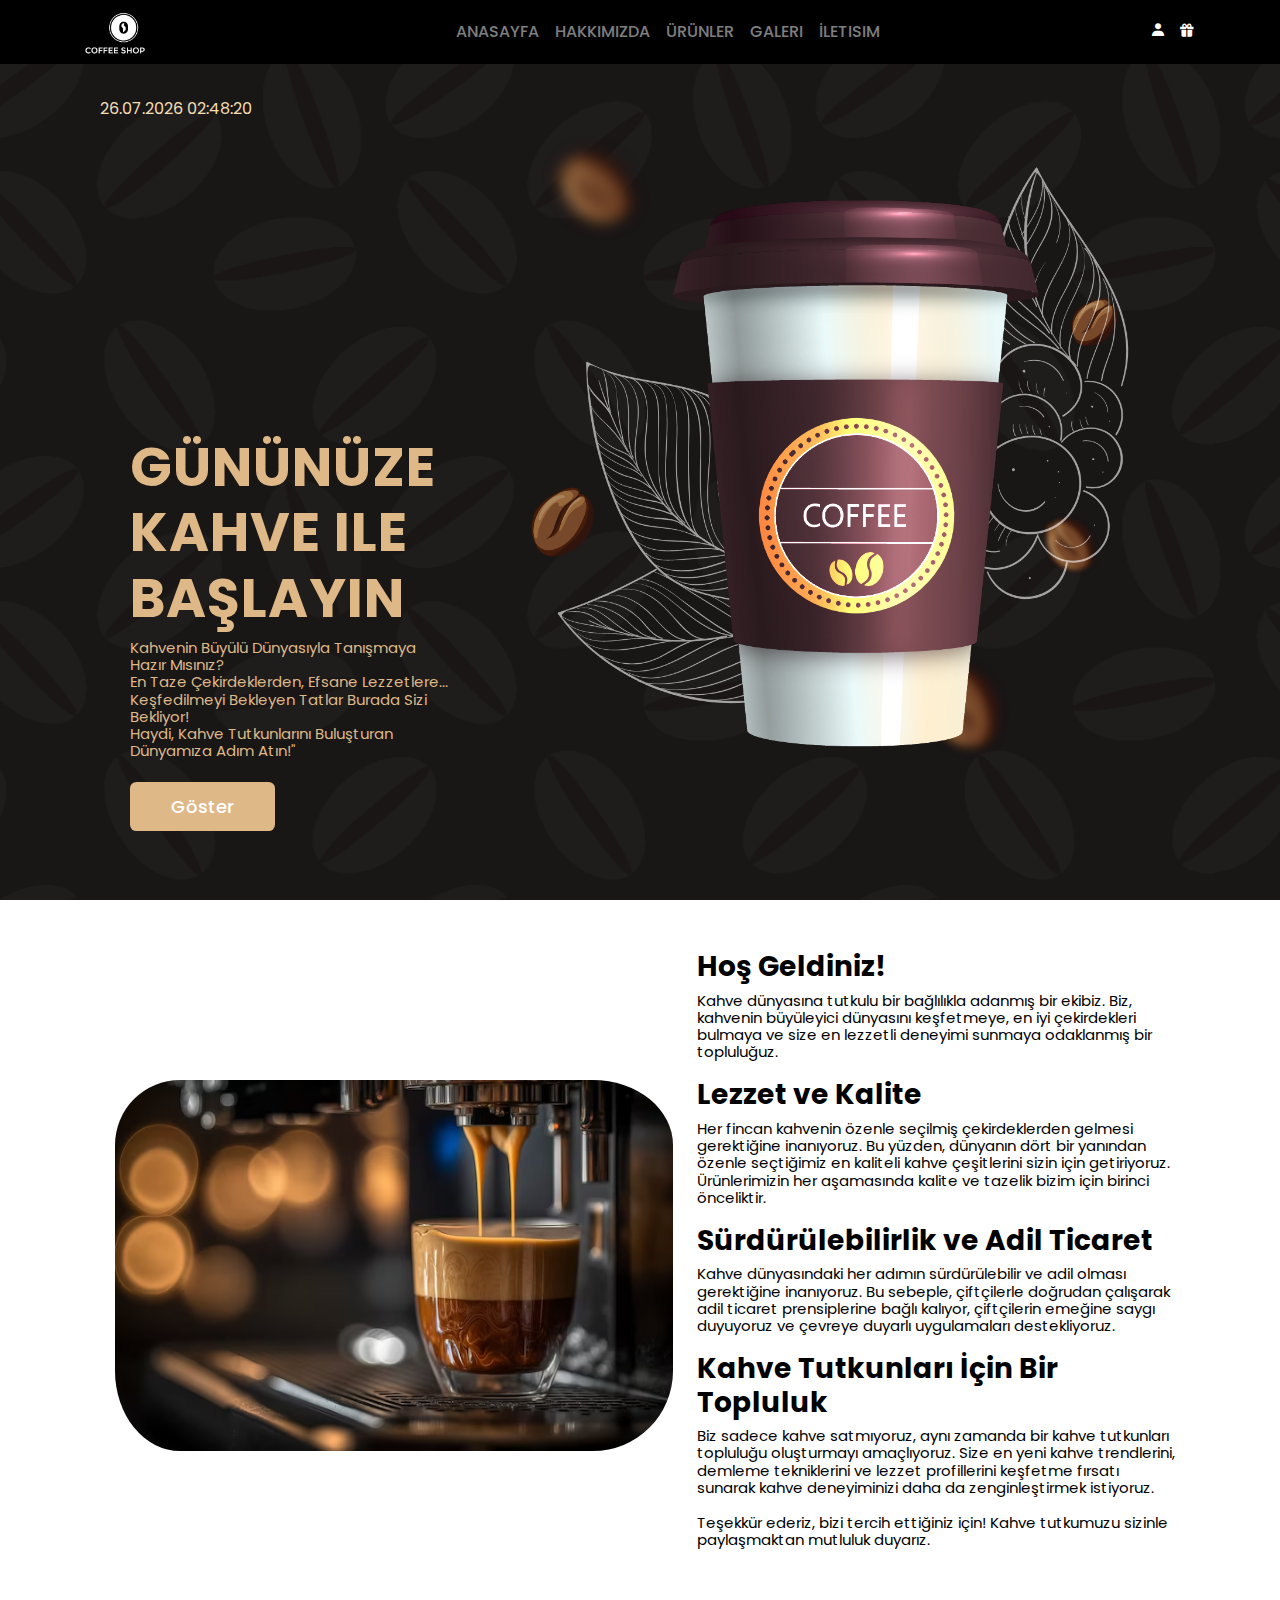
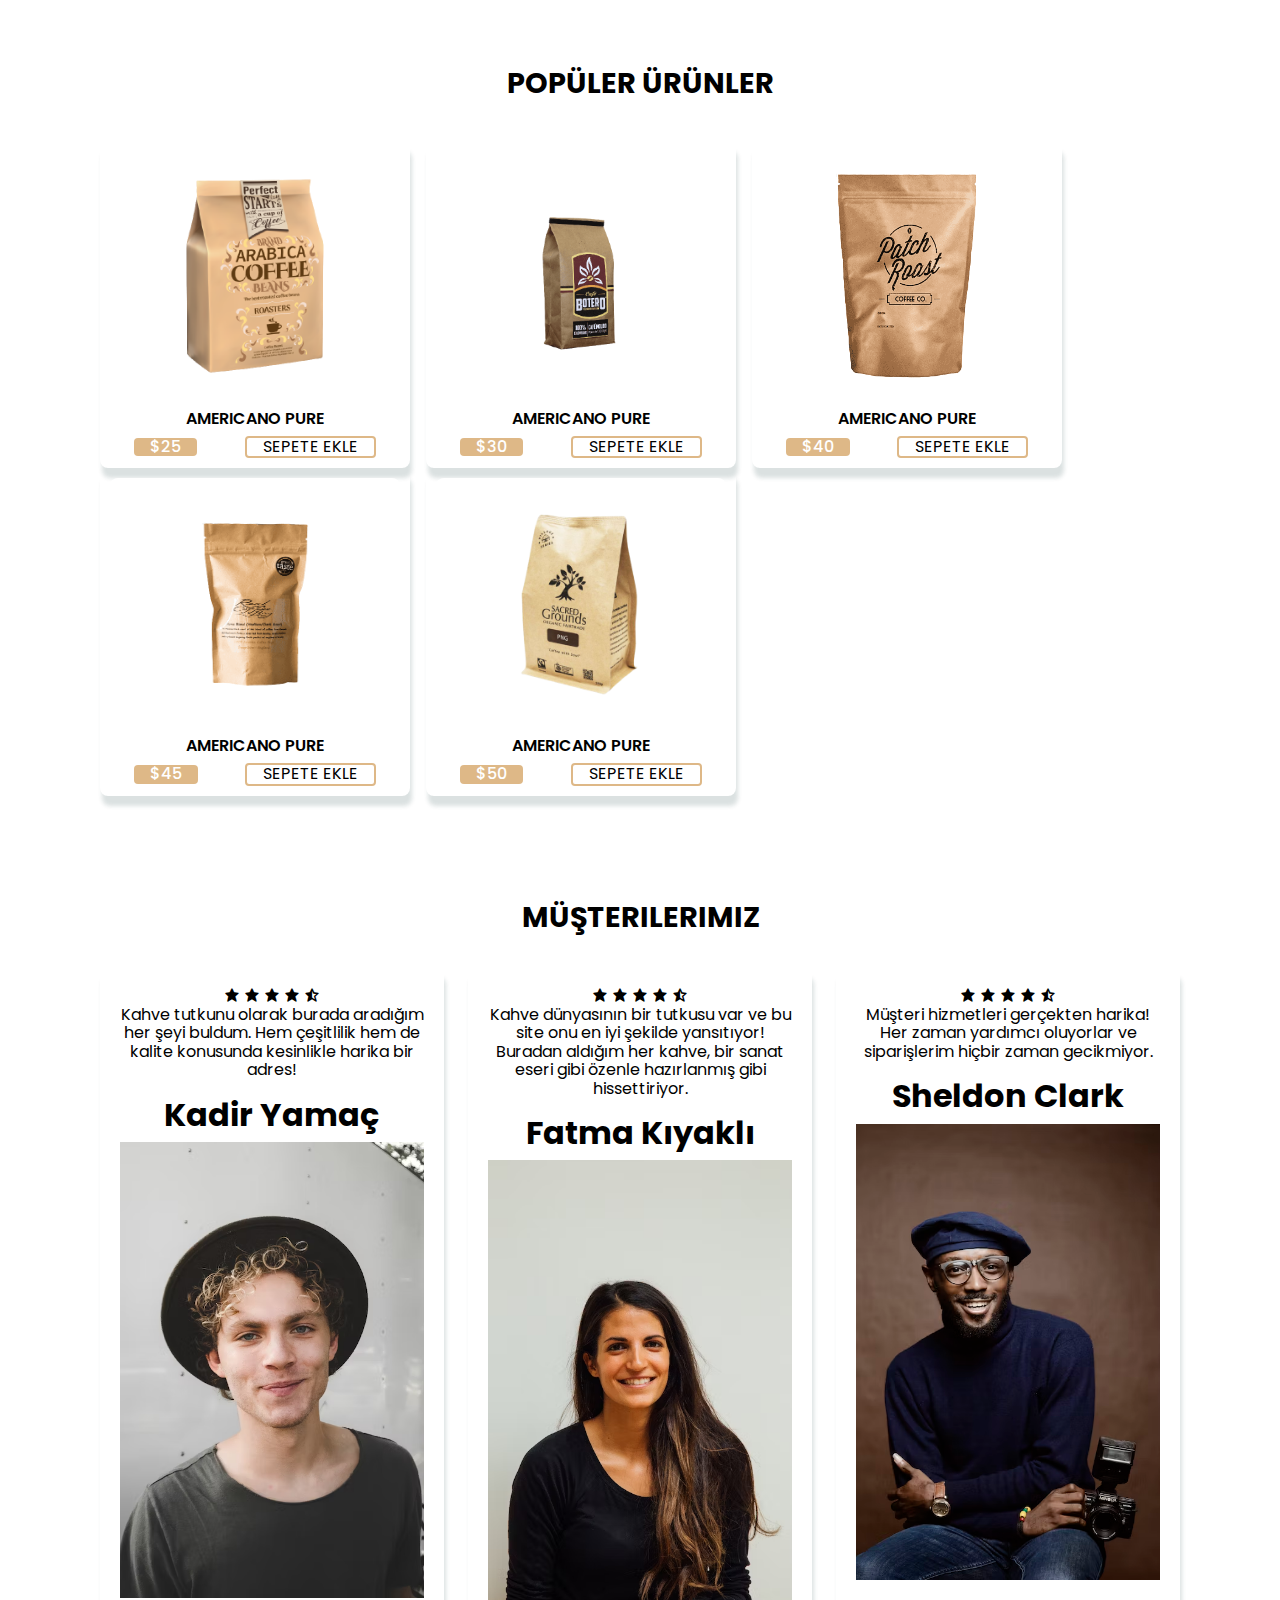
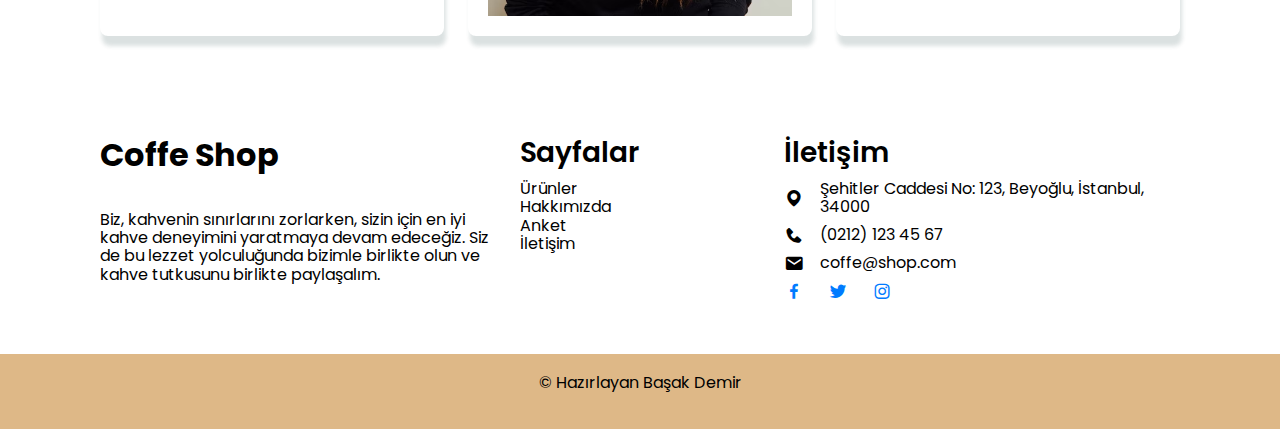
<file: index.html>
<!DOCTYPE html>
<html lang="en">

<head>
    <meta charset="UTF-8">
    <meta name="viewport" content="width=device-width, initial-scale=1.0">
    <title>Kahve</title>
    <link rel="stylesheet" href="./css/bootstrap.css">
    <link rel="stylesheet" href="./css/style.css">
    <link href='https://unpkg.com/boxicons@2.1.4/css/boxicons.min.css' rel='stylesheet'>
</head>

<body>
    <nav class="navbar fixed-top navbar-expand-lg navbar-dark bg-dark fixed-top">
        <div class="container">
            <a href="index.html" class="logo">
                <img src="img/logo.png" alt="">
            </a>
            <button class="navbar-toggler navbar-toggler-right" type="button" data-toggle="collapse"
                data-target="#navbarResponsive" aria-controls="navbarResponsive" aria-expanded="false"
                aria-label="Toggle navigation">
                <span class="navbar-toggler-icon"></span>
            </button>
            <div class="collapse navbar-collapse" id="navbarResponsive">
                <ul class="navbar-nav ml-auto">
                    <li class="nav-item">
                        <a class="nav-link" href="index.html">Anasayfa</a>
                    </li>
                    <li class="nav-item">
                        <a class="nav-link" href="index.html#about">Hakkımızda</a>
                    </li>
                    <li class="nav-item">
                        <a class="nav-link" href="urunler.html">Ürünler</a>
                    </li>
                    <li class="nav-item">
                        <a class="nav-link" href="galery.html">Galeri</a>
                    </li>
                    <li class="nav-item">
                        <a class="nav-link" href="iletisim.html">İletisim</a>
                    </li>
                </ul>
                <div class="header-icon">
                 
                    <a href="giris.html"><i class='bx bxs-user' title="giris yap"></i></a>
                    <a href="kampanya.html"><i class='bx bxs-gift' title="kampanya"></i></a>
                </div>
            </div>
        </div>
    </nav>
    <section class="home" id="home">
        <div id="whattimeisit"></div>
        <div class="home-text" style="height:30px">
            <h1>Gününüze<br> kahve ile başlayın</h1>
            <p>Kahvenin Büyülü Dünyasıyla Tanışmaya Hazır Mısınız?<br> En Taze Çekirdeklerden, Efsane Lezzetlere...
                <br>Keşfedilmeyi Bekleyen Tatlar Burada Sizi Bekliyor!<br> Haydi, Kahve Tutkunlarını Buluşturan Dünyamıza Adım
                Atın!"</p>
            <a href="#" class="btn" style="margin-left: 30px">Göster</a>
        </div>
        <div class="home-img">

            <img src="img/main.png" alt="">
        </div>
    </section>
    <section class="about" id="about">
        <div class="about-img">

            <img src="img/closeup-espresso-poured-from-coffee-machineai-technology-generated-image_1112-11442.avif"
                alt="">
        </div>
        <div class="about-text" style="width: 50%">
            <h3>Hoş Geldiniz!</h3>
            <p>Kahve dünyasına tutkulu bir bağlılıkla adanmış bir ekibiz. Biz, kahvenin büyüleyici dünyasını keşfetmeye,
                en iyi çekirdekleri bulmaya ve size en lezzetli deneyimi sunmaya odaklanmış bir topluluğuz.</p>
            <h3>Lezzet ve Kalite</h3>
            <p>Her fincan kahvenin özenle seçilmiş çekirdeklerden gelmesi gerektiğine inanıyoruz. Bu yüzden, dünyanın
                dört bir yanından özenle seçtiğimiz en kaliteli kahve çeşitlerini sizin için getiriyoruz. Ürünlerimizin
                her aşamasında kalite ve tazelik bizim için birinci önceliktir.</p>
            <h3>Sürdürülebilirlik ve Adil Ticaret</h3>
            <p>Kahve dünyasındaki her adımın sürdürülebilir ve adil olması gerektiğine inanıyoruz. Bu sebeple,
                çiftçilerle doğrudan çalışarak adil ticaret prensiplerine bağlı kalıyor, çiftçilerin emeğine saygı
                duyuyoruz ve çevreye duyarlı uygulamaları destekliyoruz.</p>
            <h3>Kahve Tutkunları İçin Bir Topluluk</h3>
            <p>Biz sadece kahve satmıyoruz, aynı zamanda bir kahve tutkunları topluluğu oluşturmayı amaçlıyoruz. Size en
                yeni kahve trendlerini, demleme tekniklerini ve lezzet profillerini keşfetme fırsatı sunarak kahve
                deneyiminizi daha da zenginleştirmek istiyoruz.</p>
            <p>Teşekkür ederiz, bizi tercih ettiğiniz için! Kahve tutkumuzu sizinle paylaşmaktan mutluluk duyarız.</p>
        </div>
    </section>
    <section class="products" id="products">
        <div class="heading">
            <h2>Popüler Ürünler</h2>
        </div>

        <div class="products-container">
            <div class="box">
                <img src="img/p1.png" alt="">
                <h3 style="text-align: center;">Americano Pure</h3>
                <div class="content">
                    <span>$25</span>
                    <a href="#">Sepete Ekle</a>
                </div>
            </div>
            <div class="box">
                <img src="img/p2.png" alt="">
                <h3 style="text-align: center;">Americano Pure</h3>
                <div class="content">
                    <span>$30</span>
                    <a href="#">Sepete Ekle</a>
                </div>
            </div>
            <div class="box">
                <img src="img/p3.png" alt="">
                <h3 style="text-align: center;">Americano Pure</h3>
                <div class="content">
                    <span>$40</span>
                    <a href="#">Sepete Ekle</a>
                </div>
            </div>
            <div class="box">
                <img src="img/p4.png" alt="">
                <h3 style="text-align: center;">Americano Pure</h3>
                <div class="content">
                    <span>$45</span>
                    <a href="#">Sepete Ekle</a>
                </div>
            </div>
            <div class="box">
                <img src="img/p5.png" alt="">
                <h3 style="text-align: center;">Americano Pure</h3>
                <div class="content">
                    <span>$50</span>
                    <a href="#">Sepete Ekle</a>
                </div>
            </div>
        </div>
    </section>
    <section class="customers" id="customers">
        <div class="heading">
            <h2>Müşterilerimiz</h2>
        </div>
        <div class="customers-container">
            <div class="box">
                <div class="start">
                    <i class='bx bxs-star'></i>
                    <i class='bx bxs-star'></i>
                    <i class='bx bxs-star'></i>
                    <i class='bx bxs-star'></i>
                    <i class='bx bxs-star-half'></i>
                </div>
                <p>Kahve tutkunu olarak burada aradığım her şeyi buldum. Hem çeşitlilik hem de kalite konusunda
                    kesinlikle harika bir adres!</p>
                <h2>Kadir Yamaç</h2>
                <div>
                    <img src="img/photo-1539571696357-5a69c17a67c6.avif" alt="">
                </div>

            </div>
            <div class="box">
                <div class="start">
                    <i class='bx bxs-star'></i>
                    <i class='bx bxs-star'></i>
                    <i class='bx bxs-star'></i>
                    <i class='bx bxs-star'></i>
                    <i class='bx bxs-star-half'></i>
                </div>
                <p>Kahve dünyasının bir tutkusu var ve bu site onu en iyi şekilde yansıtıyor! Buradan aldığım her kahve,
                    bir sanat eseri gibi özenle hazırlanmış gibi hissettiriyor.</p>
                <h2>Fatma Kıyaklı</h2>
                <div>
                    <img src="img/photo-1567532939604-b6b5b0db2604.avif" alt="">
                </div>
            </div>
            <div class="box">
                <div class="start">
                    <i class='bx bxs-star'></i>
                    <i class='bx bxs-star'></i>
                    <i class='bx bxs-star'></i>
                    <i class='bx bxs-star'></i>
                    <i class='bx bxs-star-half'></i>
                </div>
                <p>Müşteri hizmetleri gerçekten harika! Her zaman yardımcı oluyorlar ve siparişlerim hiçbir zaman
                    gecikmiyor.</p>
                <h2>Sheldon Clark</h2>
                <div>
                    <img src="img/photo-1531384441138-2736e62e0919.avif" alt="">
                </div>
            </div>
        </div>
    </section>
    <section class="footer">
        <div class="footer box">
            <h2>Coffe Shop</h2>
            <p>Biz, kahvenin sınırlarını zorlarken, sizin için en iyi kahve deneyimini yaratmaya devam edeceğiz. Siz de
                bu lezzet yolculuğunda bizimle birlikte olun ve kahve tutkusunu birlikte paylaşalım.</p>
           
        </div>
        <div class="footer-box">
            <h3>Sayfalar</h3>
            <li><a href="urunler.html">Ürünler</a></li>
            <li><a href="index.html#about">Hakkımızda</a></li>
            <li><a href="#">Anket</a></li>
            <li><a href="iletisim.html">İletişim</a></li>
        </div>
        <div class="footer-box">
            <h3>İletişim</h3>
            <div class="contact">
                <span><i class='bx bxs-map'></i>Şehitler Caddesi No: 123, Beyoğlu, İstanbul, 34000</span>
                <span><i class='bx bxs-phone'></i> (0212) 123 45 67</span>
                <span><i class='bx bxs-envelope'></i>coffe@shop.com</span>
                <div class="social">
                    <a href="#"><i class='bx bxl-facebook'></i></a>
                    <a href="#"><i class='bx bxl-twitter'></i></a>
                    <a href="#"><i class='bx bxl-instagram'></i></a>
                </div>
            </div>
        </div>
    </section>
    <div class="copyright">
        <p>&#169; Hazırlayan Başak Demir</p>
    </div>
    <script src="js/jquery.min.js"></script>
  <script src="js/bootstrap.bundle.min.js"></script>
    <script src="js/main.js"></script>
</body>

</html>
</file>
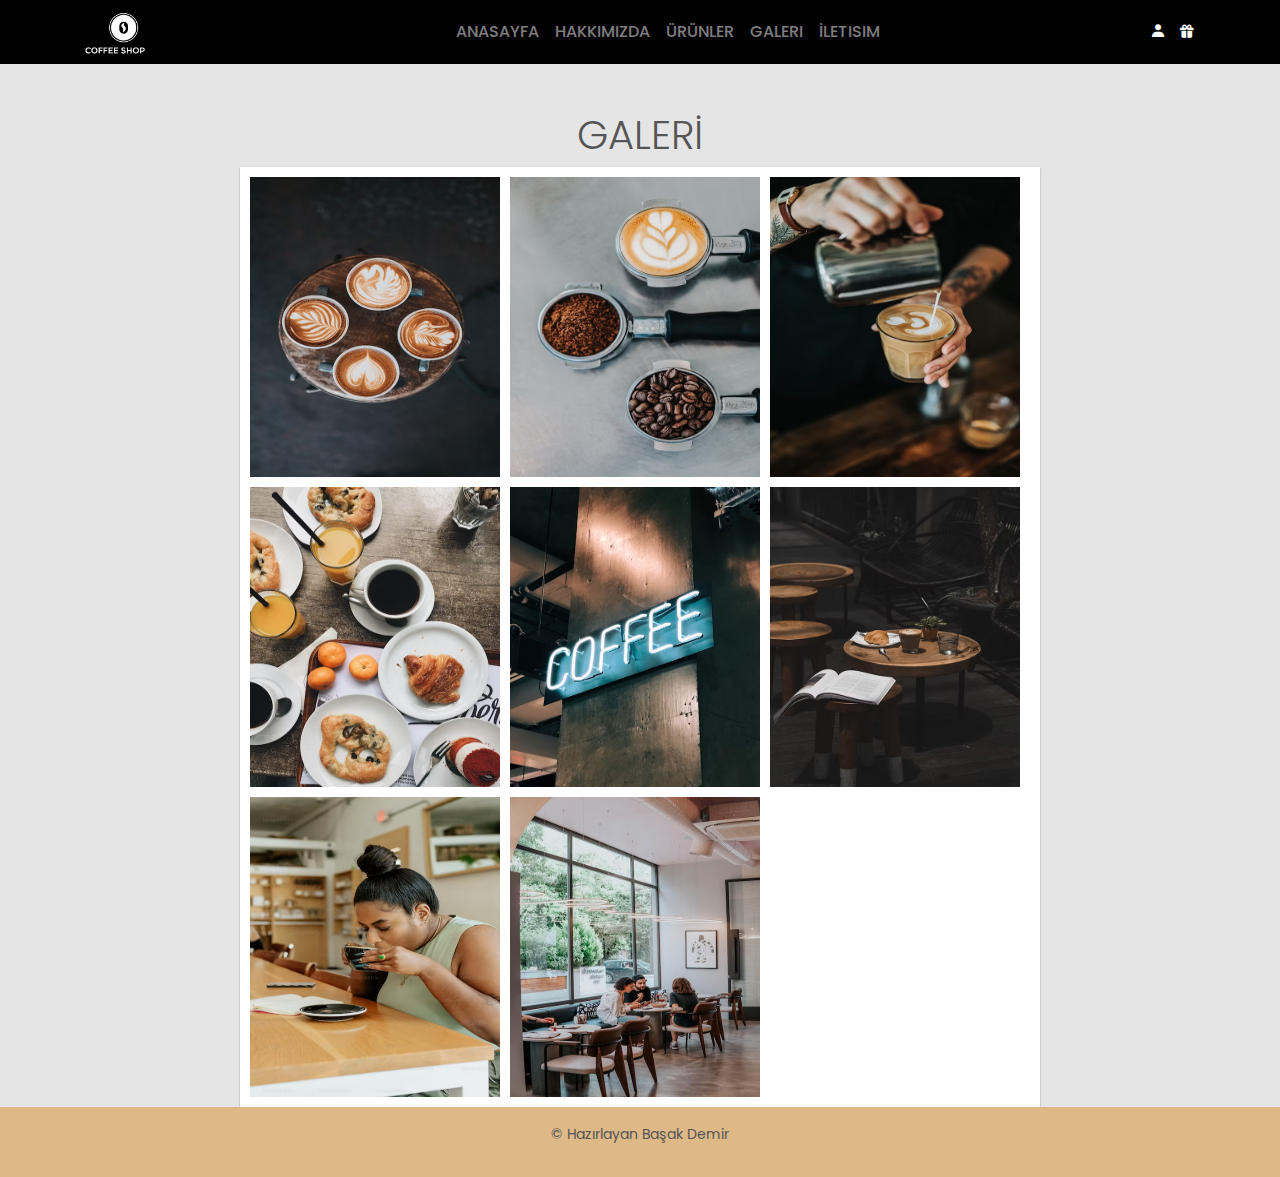
<file: galery.html>
<!DOCTYPE html>
<html lang="en">

<head>
    <meta charset="UTF-8">
    <meta name="viewport" content="width=device-width, initial-scale=1.0">
    <title>Kahve</title>
    <link rel="stylesheet" href="./css/style.css">
    <link href='https://unpkg.com/boxicons@2.1.4/css/boxicons.min.css' rel='stylesheet'>
    <link rel="stylesheet" href="./css/galery.css">
    <link rel="stylesheet" href="./css/bootstrap.css">
</head>

<body>
    <nav class="navbar fixed-top navbar-expand-lg navbar-dark bg-dark fixed-top">
        <div class="container">
          <a href="index.html" class="logo">
            <img src="img/logo.png" alt="">
          </a>
          <button class="navbar-toggler navbar-toggler-right" type="button" data-toggle="collapse"
            data-target="#navbarResponsive" aria-controls="navbarResponsive" aria-expanded="false"
            aria-label="Toggle navigation">
            <span class="navbar-toggler-icon"></span>
          </button>
          <div class="collapse navbar-collapse" id="navbarResponsive">
            <ul class="navbar-nav ml-auto">
              <li class="nav-item">
                <a class="nav-link" href="index.html">Anasayfa</a>
              </li>
              <li class="nav-item">
                <a class="nav-link" href="index.html#about">Hakkımızda</a>
              </li>
              <li class="nav-item">
                <a class="nav-link" href="urunler.html">Ürünler</a>
              </li>
              <li class="nav-item">
                <a class="nav-link" href="galery.html">Galeri</a>
              </li>
              <li class="nav-item">
                <a class="nav-link" href="iletisim.html">İletisim</a>
              </li>
            </ul>
            <div class="header-icon">
              <a href="giris.html"><i class='bx bxs-user' title="giris yap"></i></a>
              <a href="kampanya.html"><i class='bx bxs-gift' title="kampanya"></i></a>
            </div>
          </div>
        </div>
      </nav>
    <div class="container">
        <div style="margin-top: 10%;text-align: center;">
            <h1>GALERİ</h1>
        </div>
        <div class="gallery cf">
            <div>
                <img src="img/photo-1529892485617-25f63cd7b1e9.avif" />
            </div>
            <div>
                <img src="img/photo-1511920170033-f8396924c348.avif" />
            </div>
            <div>
                <img src="img/photo-1514066558159-fc8c737ef259.avif" />
            </div>
            <div>
                <img src="img/photo-1528699633788-424224dc89b5.avif" />
            </div>
            <div>
                <img src="img/photo-1527596428171-7885b82c91c6.avif" />
            </div>
            <div>
                <img src="img/photo-1542372147193-a7aca54189cd.avif" />
            </div>
            <div>
                <img src="img/premium_photo-1663933534062-e34f07d22874.avif" />
            </div>
            <div>
                <img src="img/photo-1601205741696-013807a040d6.avif" />
            </div>
        </div>
    </div>
    <div class="copyright">
        <p>&#169; Hazırlayan Başak Demir</p>
    </div>
    <script src="js/jquery.min.js"></script>
  <script src="js/bootstrap.bundle.min.js"></script>
    <script src="js/main.js"></script>
</body>

</html>
</file>
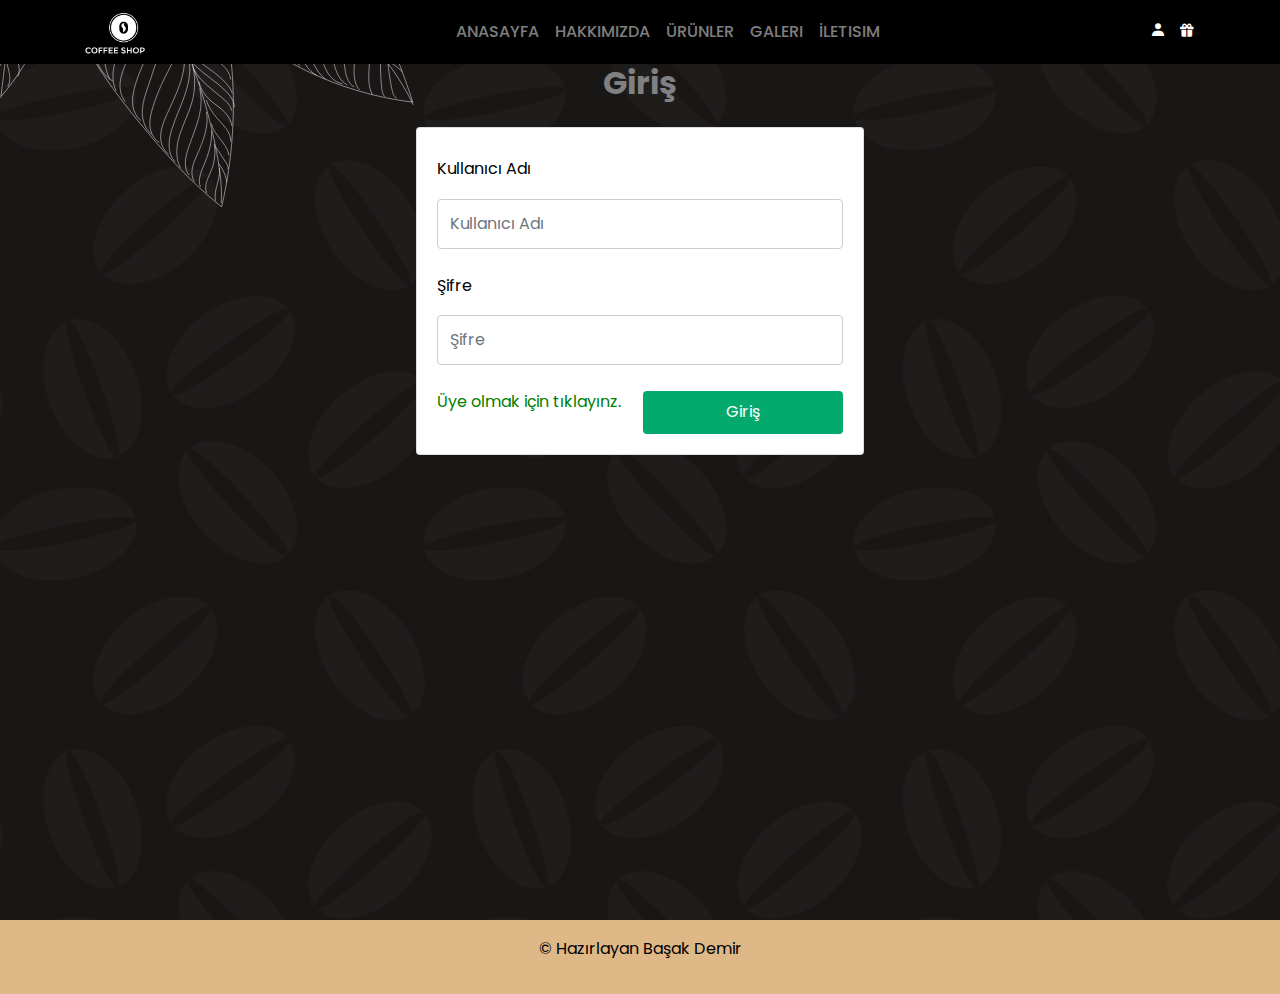
<file: giris.html>
<!DOCTYPE html>

<head>
    <meta charset="UTF-8">
    <meta http-equiv="X-UA-Compatible" content="IE=edge">
    <meta name="viewport" content="width=device-width, initial-scale=1.0">
    <title>Kahve</title>
    <link rel="stylesheet" href="./css/style.css">
    <link href='https://unpkg.com/boxicons@2.1.4/css/boxicons.min.css' rel='stylesheet'>
    <link rel="stylesheet" href="./css/form.css">
    <link rel="stylesheet" href="./css/bootstrap.css">
</head>
<body>
    <nav class="navbar fixed-top navbar-expand-lg navbar-dark bg-dark fixed-top">
        <div class="container">
          <a href="index.html" class="logo">
            <img src="img/logo.png" alt="">
          </a>
          <button class="navbar-toggler navbar-toggler-right" type="button" data-toggle="collapse"
            data-target="#navbarResponsive" aria-controls="navbarResponsive" aria-expanded="false"
            aria-label="Toggle navigation">
            <span class="navbar-toggler-icon"></span>
          </button>
          <div class="collapse navbar-collapse" id="navbarResponsive">
            <ul class="navbar-nav ml-auto">
              <li class="nav-item">
                <a class="nav-link" href="index.html">Anasayfa</a>
              </li>
              <li class="nav-item">
                <a class="nav-link" href="index.html#about">Hakkımızda</a>
              </li>
              <li class="nav-item">
                <a class="nav-link" href="urunler.html">Ürünler</a>
              </li>
              <li class="nav-item">
                <a class="nav-link" href="galery.html">Galeri</a>
              </li>
              <li class="nav-item">
                <a class="nav-link" href="iletisim.html">İletisim</a>
              </li>
            </ul>
            <div class="header-icon">
              <a href="giris.html"><i class='bx bxs-user' title="giris yap"></i></a>
              <a href="kampanya.html"><i class='bx bxs-gift' title="kampanya"></i></a>
            </div>
          </div>
        </div>
      </nav>
      <div style="background-image: url(./img/bg.png); padding-bottom: 5%;padding-top: 5%;height: 920px;">
        <h2 style="text-align: center;color: gray;margin-bottom: 25px">Giriş</h2>
        <div class="form-card card-register mx-auto mt-4" style="width: 35%;">
          <div class="card-body">
            <form action="" method="POST" name="Giris">
              <div class="form-group">
                <label>Kullanıcı Adı</label>
                <input type="text" name="kadi" placeholder="Kullanıcı Adı" class="form-control" autocomplete="off">
              </div>
              <div class="form-group">
                <label>Şifre</label>
                <input type="password" name="sifre" placeholder="Şifre" class="form-control" autocomplete="off">
              </div>
              <label for="lname">
                <a href="uyeol.html" style="color:green;padding-top: 10px;">
                    Üye olmak için tıklayınz.
                </a>
            </label>
              <input type="submit" value="Giriş" style="width: 200px;margin-top: 10px;" onclick="GirisKontrol()">
            </form>
          </div>
        </div>
      </div>
    <div class="copyright">
        <p>&#169; Hazırlayan Başak Demir</p>
    </div>
    <script src="js/jquery.min.js"></script>
    <script src="js/bootstrap.bundle.min.js"></script>
    <script src="js/formKontrol.js"></script>
</body>

</html>
</file>
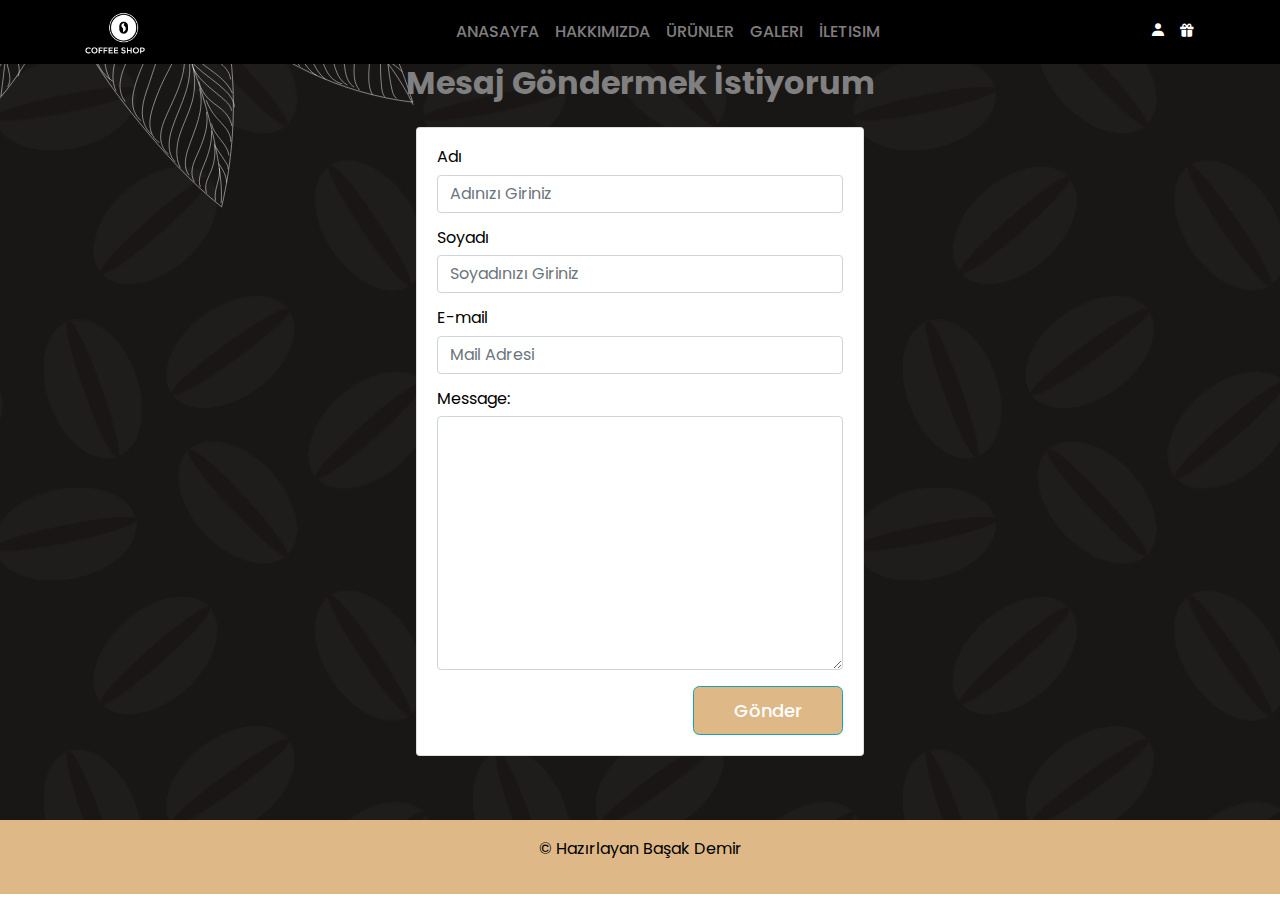
<file: iletisim.html>
<!DOCTYPE html>
<html lang="en">

<head>
  <meta charset="UTF-8">
  <meta name="viewport" content="width=device-width, initial-scale=1.0">
  <title>Kahve</title>

  <link rel="stylesheet" href="./css/bootstrap.css">
  <link rel="stylesheet" href="./css/style.css">
  <link href='https://unpkg.com/boxicons@2.1.4/css/boxicons.min.css' rel='stylesheet'>

</head>

<body>
  <nav class="navbar fixed-top navbar-expand-lg navbar-dark bg-dark fixed-top">
    <div class="container">
      <a href="index.html" class="logo">
        <img src="img/logo.png" alt="">
      </a>
      <button class="navbar-toggler navbar-toggler-right" type="button" data-toggle="collapse"
        data-target="#navbarResponsive" aria-controls="navbarResponsive" aria-expanded="false"
        aria-label="Toggle navigation">
        <span class="navbar-toggler-icon"></span>
      </button>
      <div class="collapse navbar-collapse" id="navbarResponsive">
        <ul class="navbar-nav ml-auto">
          <li class="nav-item">
            <a class="nav-link" href="index.html">Anasayfa</a>
          </li>
          <li class="nav-item">
            <a class="nav-link" href="index.html#about">Hakkımızda</a>
          </li>
          <li class="nav-item">
            <a class="nav-link" href="urunler.html">Ürünler</a>
          </li>
          <li class="nav-item">
            <a class="nav-link" href="galery.html">Galeri</a>
          </li>
          <li class="nav-item">
            <a class="nav-link" href="iletisim.html">İletisim</a>
          </li>
        </ul>
        <div class="header-icon">
          <a href="giris.html"><i class='bx bxs-user' title="giris yap"></i></a>
          <a href="kampanya.html"><i class='bx bxs-gift' title="kampanya"></i></a>
        </div>
      </div>
    </div>
  </nav>
  <div style="background-image: url(./img/bg.png); padding-bottom: 5%;padding-top: 5%;">
    <h2 style="text-align: center;color: gray;margin-bottom: 25px">Mesaj Göndermek İstiyorum</h2>
    <div class="form-card card-register mx-auto mt-4" style="width: 35%;">
      <div class="card-body">
        <form name="uye_formu" method="post" onsubmit="return YorumKontrol(this)">
          <div class="form-group">
            <label>Adı</label>
            <input type="text" name="adi" placeholder="Adınızı Giriniz" class="form-control" autocomplete="off">
            <p id="adikontrol"></p>
          </div>
          <div class="form-group">
            <label>Soyadı</label>
            <input type="text" name="soyadi" placeholder="Soyadınızı Giriniz" class="form-control" autocomplete="off">
            <p id="soyadikontrol"></p>
          </div>
          <div class="form-group">
            <label>E-mail</label>
            <input type="mail" name="email" placeholder="Mail Adresi" class="form-control" autocomplete="off">
            <p id="emailkontrol"></p>
          </div>
          <div class="form-group">
            <label>Message:</label>
            <textarea rows="10" cols="100" class="form-control" id="message" name="mesaj"></textarea>
            <p id="mesajkontrol"></p>
          </div>
          <input type="submit" name="uyeekle" style="float: right;" class="btn btn-info " value="Gönder">
        </form>
      </div>
    </div>
  </div>
  <div class="copyright">
    <p>&#169; Hazırlayan Başak Demir</p>
  </div>
  <script src="js/jquery.min.js"></script>
  <script src="js/bootstrap.bundle.min.js"></script>
  <script src="js/formKontrol.js"></script>
</body>

</html>
</file>
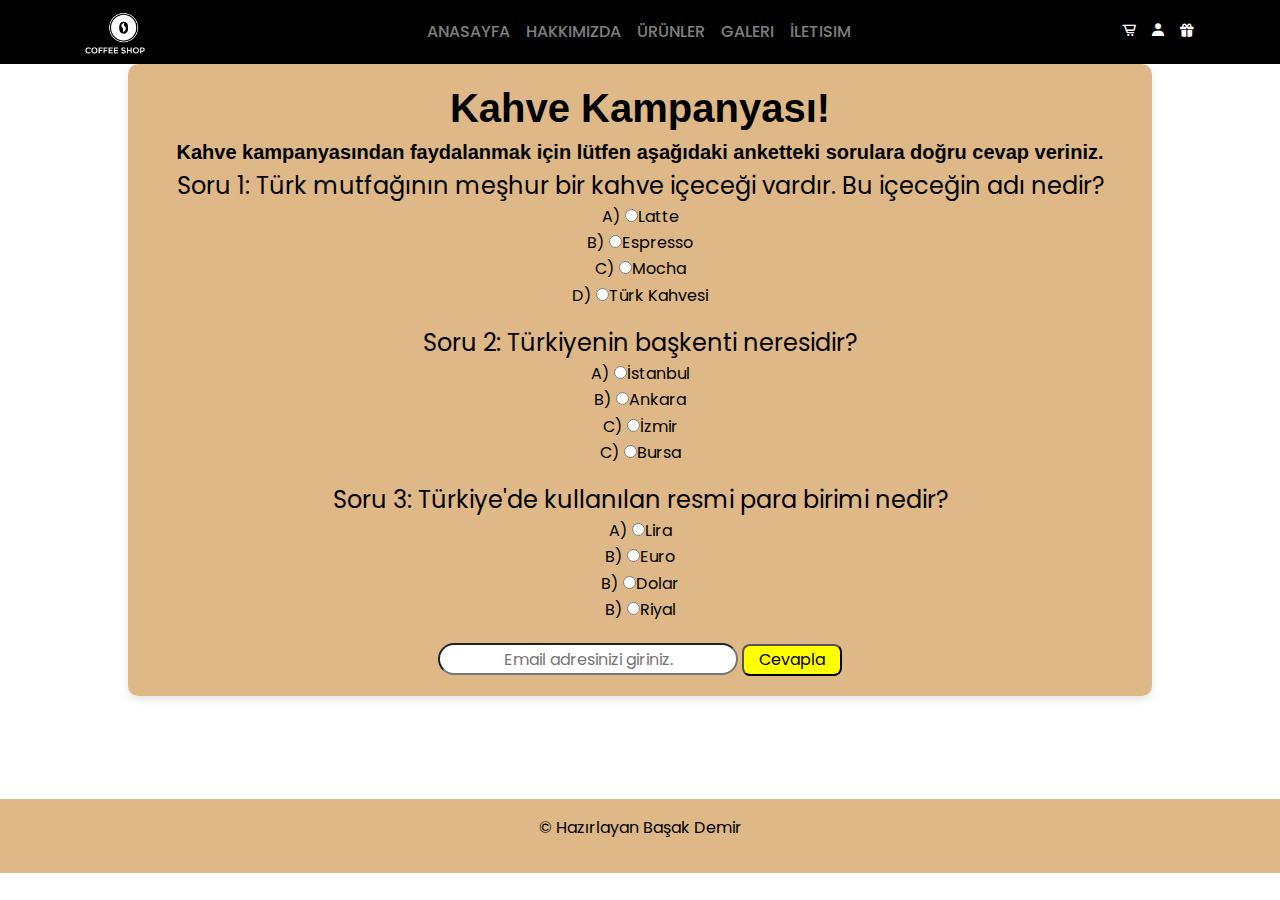
<file: kampanya.html>
<!DOCTYPE html>
<html lang="en">

<head>
    <meta charset="UTF-8">
    <title>Kahve Kampanyası</title>
    <link rel="stylesheet" href="./css/bootstrap.css">
    <style>
        .kampanya {
            font-family: Arial, sans-serif;
            background-color: burlywood;
            padding: 20px;
            border-radius: 10px;
            box-shadow: 0 4px 8px rgba(0, 0, 0, 0.1);
            width: 80%;
            margin: 0 auto;
            text-align: center;
            color: black;
            margin-top: 5%;
            margin-bottom: 8%;
        }

        .kampanya img {
            border: 3px solid blanchedalmond;
            display: inline-block;
        }

        .kampanya img:hover {
            border: 3px solid brown;
            display: inline-block;
            opacity: 0.8;
        }
    </style>
    <link rel="stylesheet" href="css/style.css">
    <link href='https://unpkg.com/boxicons@2.1.4/css/boxicons.min.css' rel='stylesheet'>
</head>

<body>
    <nav class="navbar fixed-top navbar-expand-lg navbar-dark bg-dark fixed-top">
        <div class="container">
            <a href="index.html" class="logo">
                <img src="img/logo.png" alt="">
            </a>
            <button class="navbar-toggler navbar-toggler-right" type="button" data-toggle="collapse"
                data-target="#navbarResponsive" aria-controls="navbarResponsive" aria-expanded="false"
                aria-label="Toggle navigation">
                <span class="navbar-toggler-icon"></span>
            </button>
            <div class="collapse navbar-collapse" id="navbarResponsive">
                <ul class="navbar-nav ml-auto">
                    <li class="nav-item">
                        <a class="nav-link" href="index.html">Anasayfa</a>
                    </li>
                    <li class="nav-item">
                        <a class="nav-link" href="index.html#about">Hakkımızda</a>
                    </li>
                    <li class="nav-item">
                        <a class="nav-link" href="urunler.html">Ürünler</a>
                    </li>
                    <li class="nav-item">
                        <a class="nav-link" href="galery.html">Galeri</a>
                    </li>
                    <li class="nav-item">
                        <a class="nav-link" href="iletisim.html">İletisim</a>
                    </li>
                </ul>
                <div class="header-icon">
                    <a href="urunler.html"><i class='bx bx-cart-alt' title="sepete ekle"></i></a>
                    <a href="giris.html"><i class='bx bxs-user' title="giris yap"></i></a>
                    <a href="kampanya.html"><i class='bx bxs-gift' title="kampanya"></i></a>
                </div>
            </div>
        </div>
    </nav>

    <div id="rapor"></div>
    <div class="kampanya">
        <h1>Kahve Kampanyası!</h1>
        <h5>Kahve kampanyasından faydalanmak için lütfen aşağıdaki anketteki sorulara doğru cevap veriniz.</h5>
        <form name="formTest">
            <fieldset class="radiogroup">
                <legend>Soru 1: Türk mutfağının meşhur bir kahve içeceği vardır. Bu içeceğin adı nedir?</legend>
                <ul class="radio" style="list-style:none">
                    <li>A) <input type="radio" name="q1" value="A" /><label>Latte</label></li>
                    <li>B) <input type="radio" name="q1" value="B" /><label>Espresso</label></li>
                    <li>C) <input type="radio" name="q1" value="C" /><label>Mocha</label></li>
                    <li>D) <input type="radio" name="q1" value="D" /><label>Türk Kahvesi</label></li>
                </ul>
            </fieldset>

            <fieldset class="radiogroup">
                <legend>Soru 2: Türkiyenin başkenti neresidir?</legend>
                <ul class="radio" style="list-style:none">
                    <li>A) <input type="radio" name="q2" value="A" /><label>İstanbul</label></li>
                    <li>B) <input type="radio" name="q2" value="B" /><label>Ankara</label></li>
                    <li>C) <input type="radio" name="q2" value="C" /><label>İzmir</label></li>
                    <li>C) <input type="radio" name="q2" value="C" /><label>Bursa</label></li>
                </ul>
            </fieldset>
            <fieldset class="radiogroup">
                <legend>Soru 3: Türkiye'de kullanılan resmi para birimi nedir?</legend>
                <ul class="radio" style="list-style:none">
                    <li>A) <input type="radio" name="q3" value="A" /><label>Lira</label></li>
                    <li>B) <input type="radio" name="q3" value="B" /><label>Euro</label></li>
                    <li>B) <input type="radio" name="q3" value="B" /><label>Dolar</label></li>
                    <li>B) <input type="radio" name="q3" value="B" /><label>Riyal</label></li>
                </ul>
            </fieldset>
            <input id="userEmail" type="email" placeholder="Email adresinizi giriniz."
                style="width: 300px; height: 32px; border-radius: 16px;text-align: center;" required>
            <input type="button" value="Cevapla" onclick="checkAnswer()"
                style="width: 100px;height: 32px;border-radius: 8px; background-color: yellow;" />
        </form>
        <div id="kampanya" style="display: none;">
            <img src="img/istockphoto-616891160-612x612.jpg" alt="Kahve Kampanyası" style="margin-top: 10px; height: 300px;width: 300px;">
            <h1>Özel indirimle: Bugün alacağınız her 2 kahve için 1 kahve bedava! </h1>
            <p>1 - 31 Aralık 2023 tarihleri arasında geçerlidir.</p>
            <h1>Fırsatı Kaçırma!</h1>
    
            <h3>Nasıl Yararlanabilirsiniz?</h3>
            <p>Mağazalarımıza gelerek veya online sipariş vererek kampanyadan faydalanabilirsiniz.</p>
            <a href="urunler.html">Detaylar için tıklayın</a>
        </div>
    </div>
    </div>
    <div class="copyright">
        <p>&#169; Hazırlayan Başak Demir</p>
    </div>
    <script src="js/jquery.min.js"></script>
    <script src="js/bootstrap.bundle.min.js"></script>
    <script src="js/kampanya.js"></script>
</body>

</html>
</file>
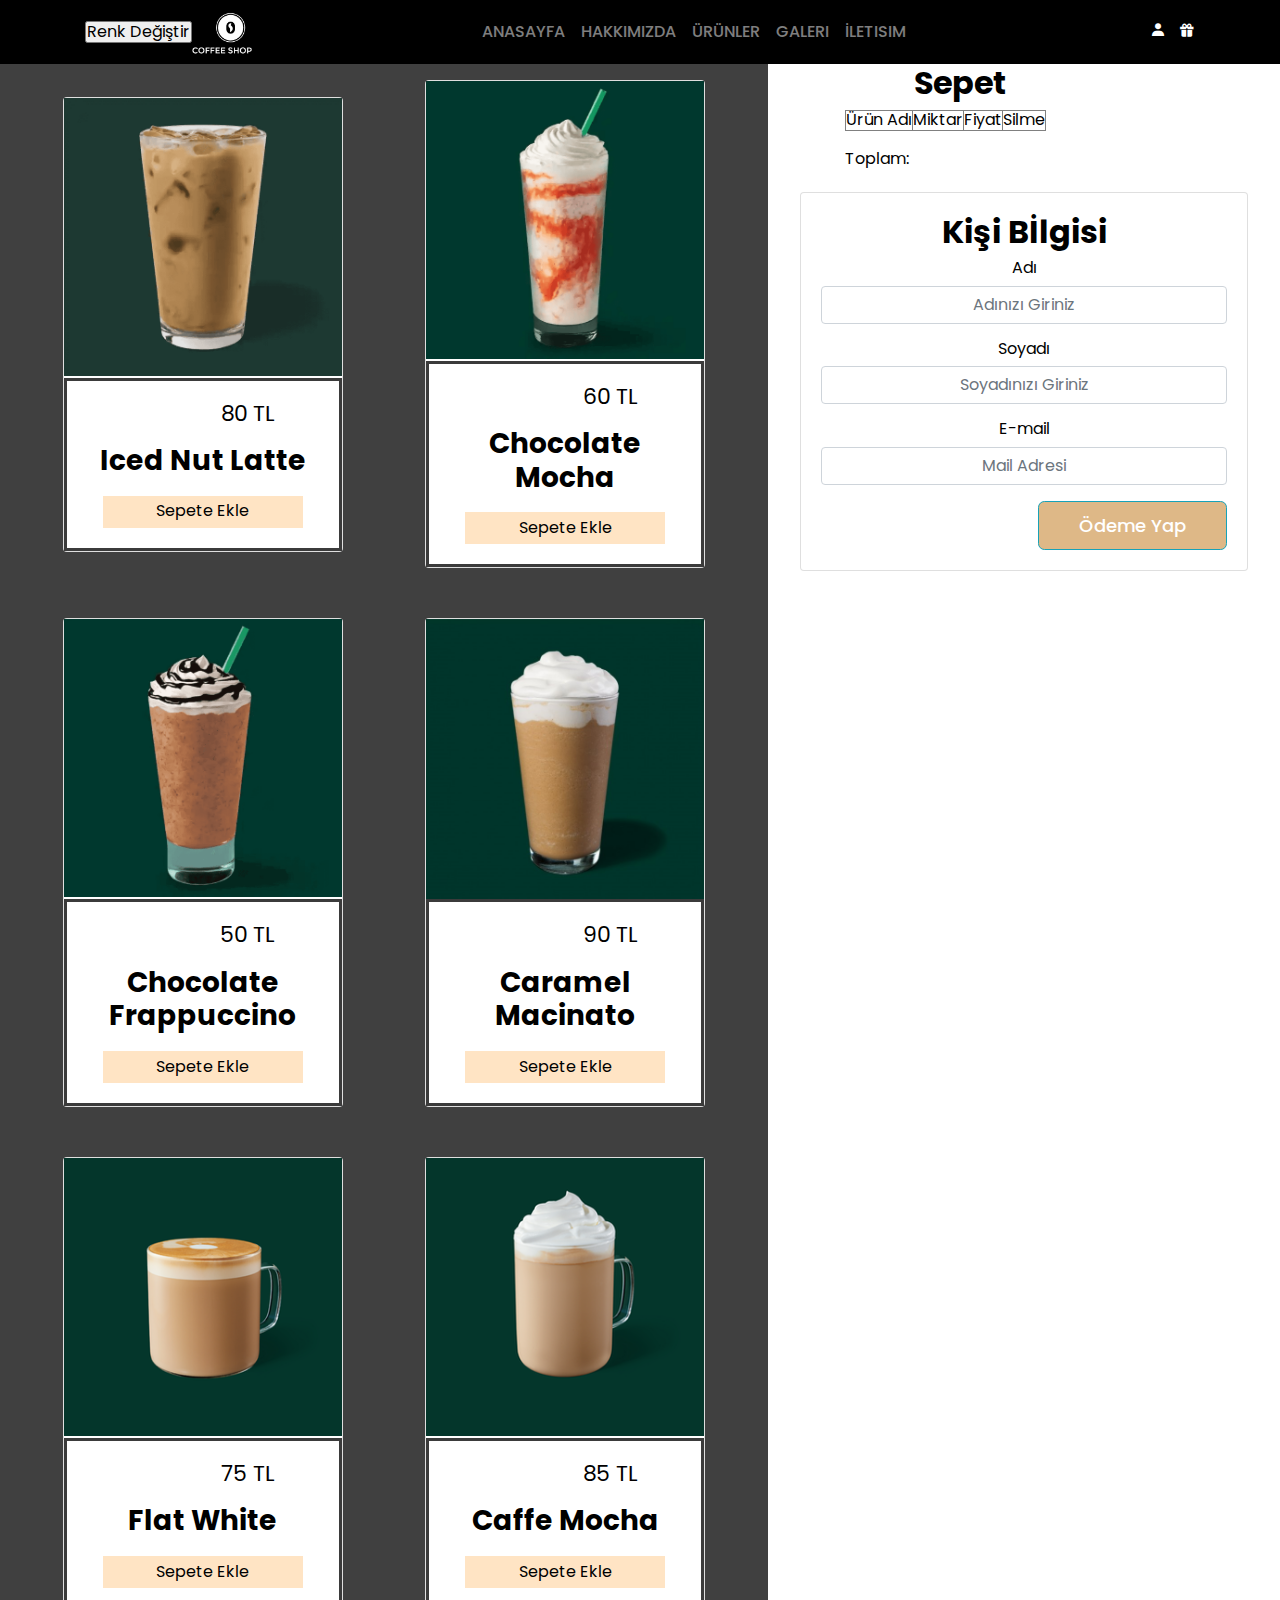
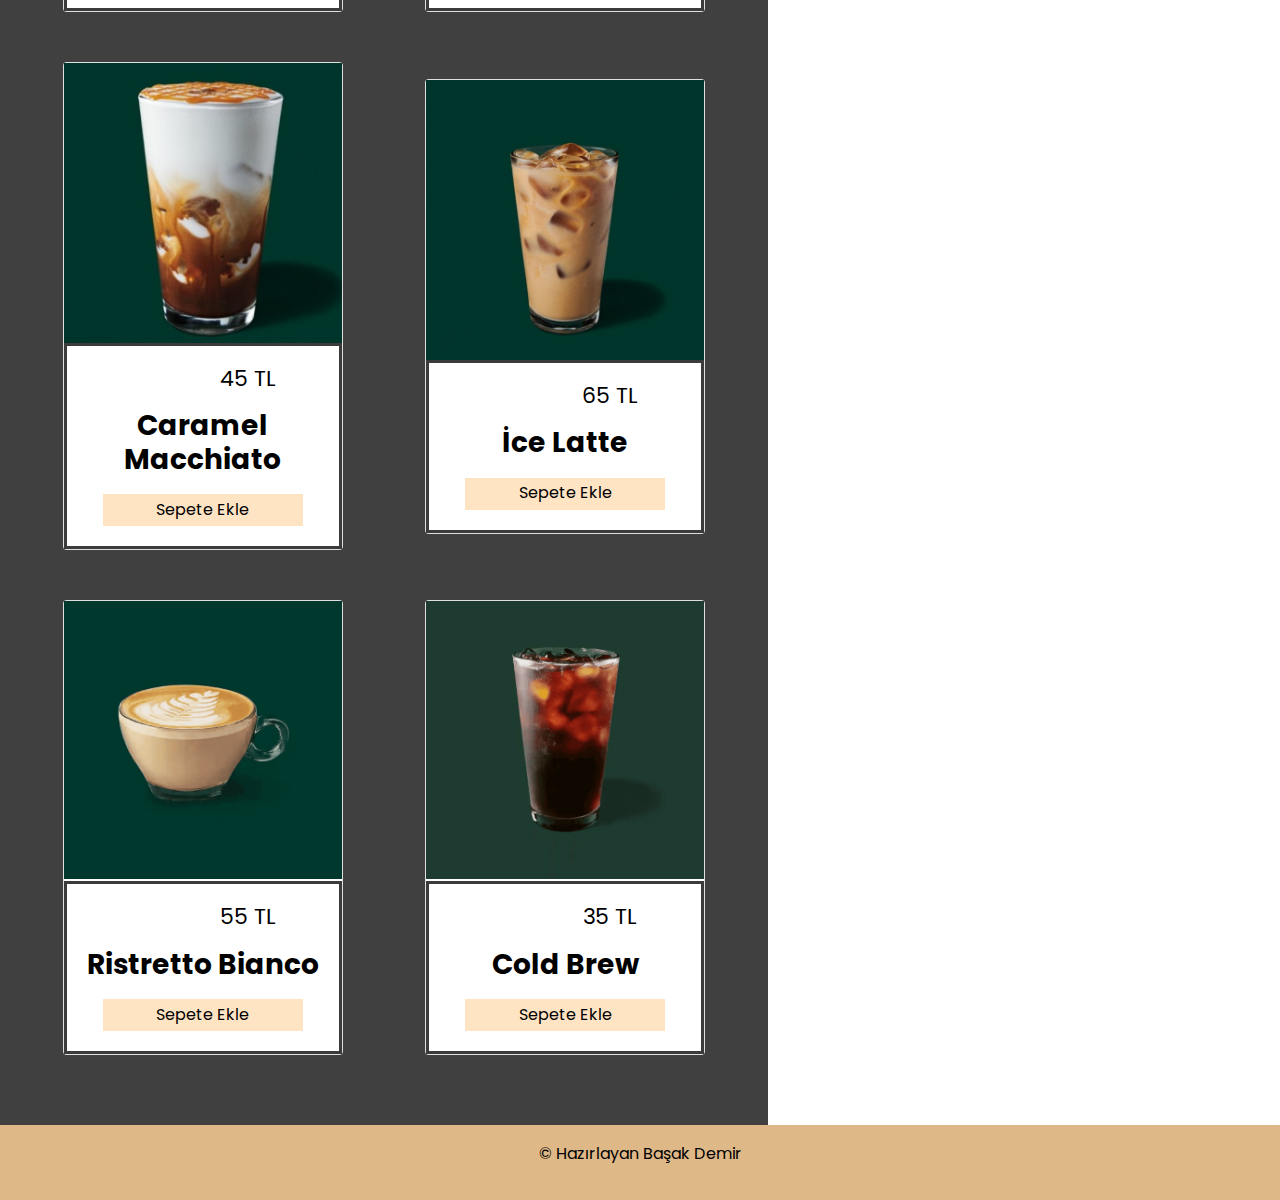
<file: urunler.html>
<!DOCTYPE html>
<html lang="en">

<head>
    <meta charset="UTF-8">
    <meta name="viewport" content="width=device-width, initial-scale=1.0">
    <title>Kahve</title>
    <link rel="stylesheet" href="./css/urunler.css">
    <link rel="stylesheet" href="./css/bootstrap.css">
    <link rel="stylesheet" href="./css/style.css">
    <link href='https://unpkg.com/boxicons@2.1.4/css/boxicons.min.css' rel='stylesheet'>
</head>

<body>
    <nav class="navbar fixed-top navbar-expand-lg navbar-dark bg-dark fixed-top">
        <div class="container">
            <input type="button" id="btn" onclick="toggle()" value="Renk Değiştir">
            <a href="index.html" class="logo">
                <img src="img/logo.png" alt="">
            </a>
            <button class="navbar-toggler navbar-toggler-right" type="button" data-toggle="collapse"
                data-target="#navbarResponsive" aria-controls="navbarResponsive" aria-expanded="false"
                aria-label="Toggle navigation">
                <span class="navbar-toggler-icon"></span>
            </button>
            <div class="collapse navbar-collapse" id="navbarResponsive">
                <ul class="navbar-nav ml-auto">
                    <li class="nav-item">
                        <a class="nav-link" href="index.html">Anasayfa</a>
                    </li>
                    <li class="nav-item">
                        <a class="nav-link" href="index.html#about">Hakkımızda</a>
                    </li>
                    <li class="nav-item">
                        <a class="nav-link" href="urunler.html">Ürünler</a>
                    </li>
                    <li class="nav-item">
                        <a class="nav-link" href="galery.html">Galeri</a>
                    </li>
                    <li class="nav-item">
                        <a class="nav-link" href="iletisim.html">İletisim</a>
                    </li>
                </ul>
                <div class="header-icon">
                    <a href="giris.html"><i class='bx bxs-user' title="giris yap"></i></a>
                    <a href="kampanya.html"><i class='bx bxs-gift' title="kampanya"></i></a>
                </div>
            </div>
        </div>
    </nav>
    <div style="width: 100;display: inline-block;">
        <div class="Shop" id="shop" style="width: 60%;float: left;">
            <div class="shop-box" id="shopbox">
            </div>
        </div>
        <div style="width: 30%; float: left;margin-top: 5%;">
            <h2>Sepet</h2>
            <table border="1" align="center" id="sepetEkleTable" style="text-align: center;margin-left: 20%;">
                <tr>
                    <td>Ürün Adı</td>
                    <td>Miktar</td>
                    <td>Fiyat</td>
                    <td>Silme</td>
                </tr>
                <tr>
            </table>
            <span style="float: left;margin-left: 20%;margin-top: 5%;" id="total">Toplam: </span>
        </div>
        <div style="margin-top: 15%;">
            <div class="form-card card-register mx-auto mt-4" style="width: 35%;">
                <div class="card-body">
                    <h2>Kişi Bİlgisi</h2>
                  <form name="odemeYap" method="post" onsubmit="return OdemeYap(this)">
                    <div class="form-group">
                      <label>Adı</label>
                      <input type="text" name="adi" placeholder="Adınızı Giriniz" class="form-control" autocomplete="off">
                      <p id="adikontrol"></p>
                    </div>
                    <div class="form-group">
                      <label>Soyadı</label>
                      <input type="text" name="soyadi" placeholder="Soyadınızı Giriniz" class="form-control" autocomplete="off">
                      <p id="soyadikontrol"></p>
                    </div>
                    <div class="form-group">
                      <label>E-mail</label>
                      <input type="mail" name="email" placeholder="Mail Adresi" class="form-control" autocomplete="off">
                      <p id="emailkontrol"></p>
                    </div>
                    <input type="submit" name="odemeYap" style="float: right;" class="btn btn-info " value="Ödeme Yap">
                  </form>
                </div>
              </div>
        </div>
        
    </div>

    <script src="js/jquery.min.js"></script>
    <script src="js/bootstrap.bundle.min.js"></script>
    <script src="js/main.js"></script>
    <script src="js/sepet.js"></script>
    <div class="copyright">
        <p>&#169; Hazırlayan Başak Demir</p>
    </div>
</body>

</html>
</file>
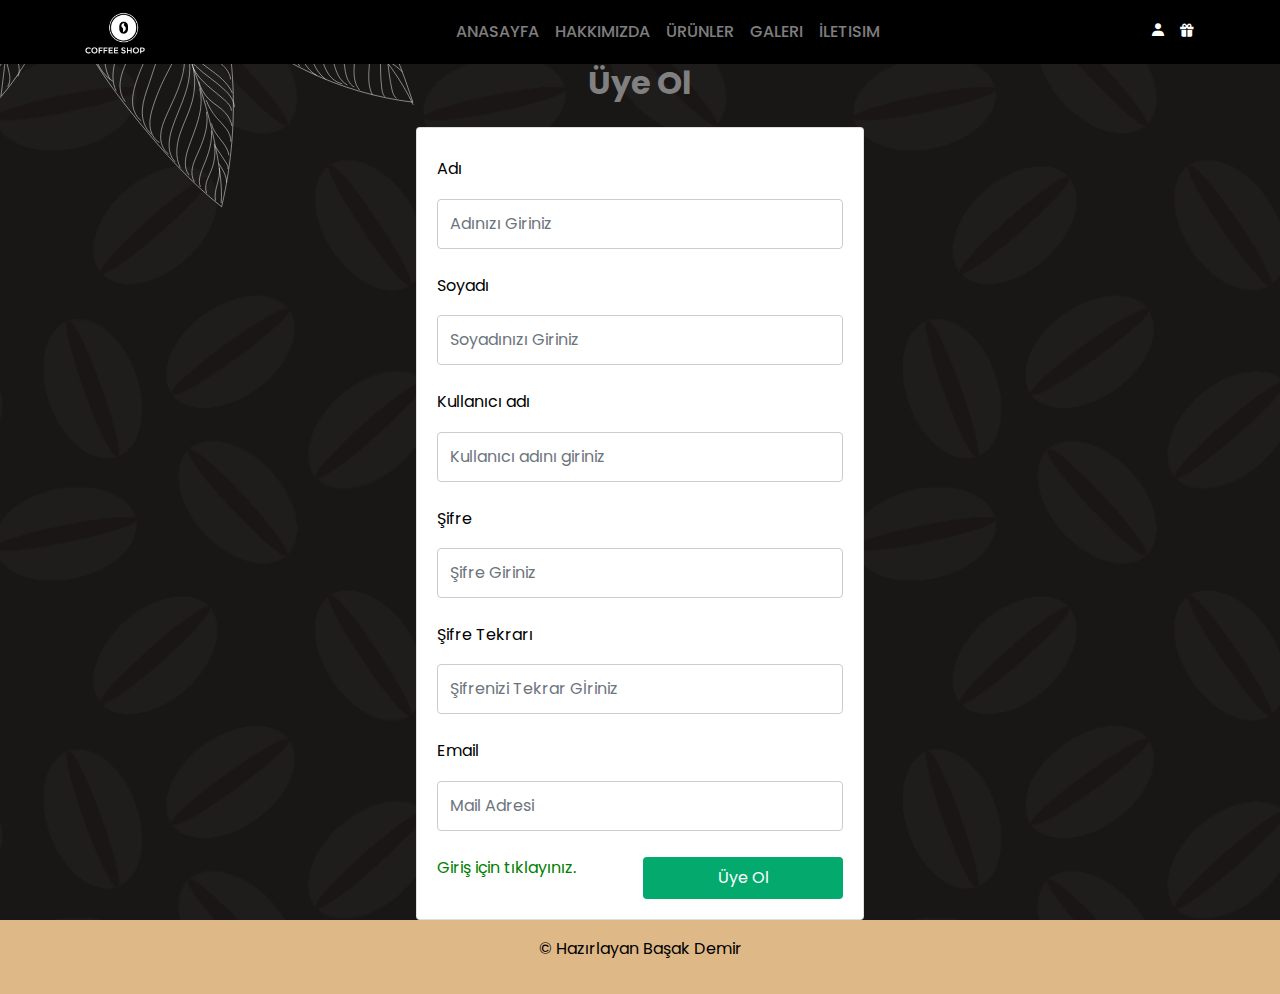
<file: uyeol.html>
<!DOCTYPE html>

<head>
    <meta charset="UTF-8">
    <meta http-equiv="X-UA-Compatible" content="IE=edge">
    <meta name="viewport" content="width=device-width, initial-scale=1.0">
    <title>Kahve</title>
    <link rel="stylesheet" href="./css/bootstrap.css">
    <link rel="stylesheet" href="./css/style.css">
    <link href='https://unpkg.com/boxicons@2.1.4/css/boxicons.min.css' rel='stylesheet'>
    <link rel="stylesheet" href="./css/form.css">
</head>

<body>
    <nav class="navbar fixed-top navbar-expand-lg navbar-dark bg-dark fixed-top">
        <div class="container">
          <a href="index.html" class="logo">
            <img src="img/logo.png" alt="">
          </a>
          <button class="navbar-toggler navbar-toggler-right" type="button" data-toggle="collapse"
            data-target="#navbarResponsive" aria-controls="navbarResponsive" aria-expanded="false"
            aria-label="Toggle navigation">
            <span class="navbar-toggler-icon"></span>
          </button>
          <div class="collapse navbar-collapse" id="navbarResponsive">
            <ul class="navbar-nav ml-auto">
              <li class="nav-item">
                <a class="nav-link" href="index.html">Anasayfa</a>
              </li>
              <li class="nav-item">
                <a class="nav-link" href="index.html#about">Hakkımızda</a>
              </li>
              <li class="nav-item">
                <a class="nav-link" href="urunler.html">Ürünler</a>
              </li>
              <li class="nav-item">
                <a class="nav-link" href="galery.html">Galeri</a>
              </li>
              <li class="nav-item">
                <a class="nav-link" href="iletisim.html">İletisim</a>
              </li>
            </ul>
            <div class="header-icon">
              <a href="giris.html"><i class='bx bxs-user' title="giris yap"></i></a>
              <a href="kampanya.html"><i class='bx bxs-gift' title="kampanya"></i></a>
            </div>
          </div>
        </div>
      </nav>
      <div style="background-image: url(./img/bg.png); padding-bottom: 5%;padding-top: 5%;height: 920px;">
        <h2 style="text-align: center;color: gray;margin-bottom: 25px">Üye Ol</h2>
        <div class="form-card card-register mx-auto mt-4" style="width: 35%;">
          <div class="card-body">
            <form name="uye_formu" method="post" onsubmit="return isValid(this)">
              <div class="form-group">
                <label>Adı</label>
                <input type="text" name="adi" placeholder="Adınızı Giriniz" class="form-control" autocomplete="off">
                <p id="adikontrol"></p>
              </div>
              <div class="form-group">
                <label>Soyadı</label>
                <input type="text" name="soyadi" placeholder="Soyadınızı Giriniz" class="form-control" autocomplete="off">
                <p id="soyadikontrol"></p>
              </div>
              <div class="form-group">
                <label>Kullanıcı adı</label>
                <input type="text" name="kadi" placeholder="Kullanıcı adını giriniz" class="form-control"autocomplete="off">
                <p id="kadikontrol"></p>
              </div>
              <div class="form-group">
                <label>Şifre</label>
                <input type="password" name="sifre" placeholder="Şifre Giriniz" class="form-control"autocomplete="off">
                <p id="sifrekontrol"></p>
              </div>
              <div class="form-group">
                <label>Şifre Tekrarı</label>
                <input type="password" name="sifretekrari" placeholder="Şifrenizi Tekrar Gİriniz" class="form-control"autocomplete="off">
                <p id="sifretekrarkontrol"></p>
              </div>
              <div class="form-group">
                <label>Email</label>
                <input type="mail" name="email" placeholder="Mail Adresi" class="form-control">
                <p id="emailkontrol"></p>
              </div>
            <label for="lname">
                <a href="uyeol.html" style="color:green;padding-top: 10px;">
                    Giriş için tıklayınız.
                </a>
            </label>
            <input type="submit" name="uyeekle" style="width: 200px;margin-top: 10px;"  value="Üye Ol" autocomplete="off">
            </form>
          </div>
        </div>
     </div>
    </div> 
    <div class="copyright">
        <p>&#169; Hazırlayan Başak Demir</p>
    </div>
    <script src="js/jquery.min.js"></script>
    <script src="js/bootstrap.bundle.min.js"></script>
    <script src="js/formKontrol.js"></script>
</body>
</html>
</file>
<file: css/style.css>
@import url('https://fonts.googleapis.com/css2?family=Herr+Von+Muellerhoff&family=Poppins:ital,wght@0,300;0,400;0,500;0,600;0,700;1,200&display=swap');
*{
    font-family: 'Poppins', sans-serif;
    margin: 0;
    padding: 0;
    box-sizing: border-box;
    scroll-padding-top: 4rem;
    scroll-behavior: smooth;
    list-style: none;
    text-decoration: none;
}

section{
    padding: 50px 100px;
}
img{
    width: 100%;
}
body{
    color: black;
}
header{
    position: fixed;
    width: 100%;
    top: 0;
    right: 0;
    z-index:1000;
    display: flex;
    justify-content: space-between;
    align-items: center;
    padding: 18px 100px;
    transition: 0.5s linear;
    background-color:black;
}
header.shadow{
    background: black;
    box-shadow:2px 10px 4px rgb(14 55 54 /15%) ;
}
.logo img{
    width: 60px;
}
.navbar{
    display: flex;
}
.navbar a{
    color: white;
    font-size: 1rem;
    text-transform: uppercase;
    font-weight: 500;
}
.navbar a:hover{
    background: burlywood;
    border-radius: 0.2rem;
    transition: 0.2s all linear;
}
.header-icon{
    font-size: 22px;
    cursor: pointer;
    z-index: 10000;
    display: flex;
    column-gap:0.8rem;
}
.header-icon .bx{
    color: white;

}
.header-icon .bx:hover{
    color:burlywood;

}


#menu-icon{
    color: white;
    font-size: 24px;
    z-index: 100001;
    cursor: pointer;
    display: none;
}
.search-box{
    position: absolute;
    top: -100%;
    left: 50%;
    transform: translate(-50%);
    background: white;
    width: 100%;
}
.search-box.active{
    top: 110%;
    box-shadow:2px 10px 4px rgb(14 55 54 /15%);
    transition: 0.2s all linear;
}
.search-box input{
    padding: 20px;
    border: none;
    outline: none;
    width: 100%;
    font-size: 1rem;
    color: burlywood;
}
.search-box input::placeholder{
    font-size: 1rem;
    font-weight: 500;
}

.home{
    width: 100%;
    min-height: 100vh;
    background: url(../img/bg.png);
    background-repeat: no-repeat;
    background-position: center;
    display:flex;
    align-items: center;
    gap: 1.5rem;
}
.home-text h1{
    font-size: 3.4rem;
    color: burlywood;
    text-transform:uppercase;
    letter-spacing: 1px;
    padding-left: 30px;
}
.home-text p{
    font-size: 0.938rem;
    color: burlywood;
    margin: 0.5rem 0 1.4rem;
    padding-left: 30px;
}
.btn{
    padding: 10px 40px;
    border-radius: 0.4rem;
    color: white;
    font-weight: 500;
    background: burlywood;
    font-size: large;

}
.btn:hover{
   background: saddlebrown;

}
.about{
    display: flex;
    align-items: center;
    gap: 1.5rem;
}
.about-img img{
    border-radius: 5rem;
    padding-top: 15px;
    padding-left: 15px;
}
.about-text h2{
    font-size: 1.8rem;
    text-transform: uppercase;

}
.about-text p{
    font-size: 0.938rem;
    margin:0.5rem 0 1.1rem;

}
.heading{
    text-align: center;
}
.heading h2{
    font-size:1.8rem;
    text-transform: uppercase;
}
.products-container{
    display: grid;
    grid-template-columns: repeat(auto fit,minmax(280px,auto));
    gap: 1.5rem;
    margin-top: 2rem;
    display: inline-block;
    width: 100%;
}
.products-container .box{
    position: relative;
    padding:10px;
    display: flex;
    flex-direction: column;
    justify-content: center;
    border-radius: 0.5rem;
    box-shadow:2px 10px 4px rgb(14 55 54 /15%);
    float: left;
    margin-right: 16px;
    width: 310px;
}
.products-container img{
    width: 100%;
    height:250px;
    object-fit: contain;
    object-position: center;
    padding: 20px;
    background: white;
    border-radius: 0.5rem;
}
.products-container .box h3{
    font-size: 1rem;
    font-weight: 600;
text-transform: uppercase;
margin: 0.5rem 0 0.5rem;
}
.products-container .box .content{
    display: flex;
    align-items: center;
    justify-content: space-around;

}
.products-container .box .content span{
    padding: 0 1rem;
    color: white;
    background: burlywood; 
    border-radius: 4px;
    font-weight: 500;
}
.products-container .box .content a{
    padding: 0 1rem;
    color: black;
    border: 2px solid burlywood; 
    border-radius: 4px;
  text-transform: uppercase; 
  text-decoration: none;
}
.products-container .box .content a:hover{
    background: burlywood;
   color:white ;
   transition: 0.2s all linear; 
}
.customers-container{
    display: grid;
    grid-template-columns: repeat(auto-fit,minmax(280px,auto));
    gap:1.5rem;
    margin-top: 2rem;
}
.customers-container .box{
    padding: 20px;
    box-shadow:2px 10px 4px rgb(14 55 54 /15%) ;
    border-radius: 0.5rem;
    text-align: center;
}
.start.bx{
    color: burlywood;
}
.customers-container.box p{
    font-size: 0.938rem;
}
.customers-container.box h2{
    font-size: 1.2rem;
    font-weight: 600;
    margin: 0.5rem 0 0.5rem;
}
.customers-container.box img{
    width: 70px;
    height: 70px;
    border-radius: 50%;
    object-fit: cover;    
}
.customers-container.box :hover{
    background: burlywood;
    transition: 0.2s all linear;
}
.footer{
    display: grid;
    grid-template-columns: repeat(auto-fit,minmax(240px,auto));
    gap:1.5rem;
}
.footer-box h2{
    font-size: 1.2rem;
    font-weight: 600;
    margin-bottom: 10px;
}
.footer-box p{
    font-size: 0.938;
    margin-bottom:10px;
}
.footer-box li a{
    text-decoration: none;
    color: black;
   padding-top: 2px;
}
.footer-box li a:hover{
    background: burlywood;
    color: black;
    font-size: large;
}
.social{
    display: flex;
    align-items: center;
    column-gap: 0.5rem;
}
.social a bx{
    font-size: 24px;
    color: black;
    padding: 10px; 
    background:white;
    border-radius: 0.2rem;
}
.social a bx:hover{
    background: burlywood;
    color: white;
}
.footer-box h3{
    font-weight: 600;
    margin-bottom: 10px;
}
.contact{
    display: flex;
    flex-direction: column;
    row-gap: 0.5rem;
}
.contact span{
    display: flex;
    align-items: center; 
}
.contact i{
    font-size: 20px;
    margin-right: 1rem;
}
.copyright{
    padding: 20px;
    text-align:center;
    background: burlywood;
}
@media(max-width:1058){
    header{
        padding: 16px 60px;
    }
    section{
        padding: 50px 60px;
    }
.home-text h1{
    font-size: 2.4rem;
}   
}
#whattimeisit{
    position: absolute;
    float: right;
    color: wheat;
    top: 100px;
}
</file>
<file: css/galery.css>
@import url('https://fonts.googleapis.com/css?family=Open+Sans:300');

* {
  margin: 0;
  padding: 0;
  box-sizing: border-box;
}

body {
  font: 14px/1 'Open Sans', sans-serif;
  color: #555;
  background: #e5e5e5;
}

.gallery {
  width: 800px;
  margin: 0 auto;
  padding: 5px;
  background: #fff;
  box-shadow: 0 1px 2px rgba(0,0,0,.3);
}

.gallery > div {
  position: relative;
  float: left;
  padding: 5px;
}

.gallery > div > img {
  display: block;
  width: 250px;
  height: 300px;
  transition: .1s transform;
  transform: translateZ(0); /* hack */
}

.gallery > div:hover {
  z-index: 1;
}

.gallery > div:hover > img {
  transform: scale(1.7,1.7);
  transition: .3s transform;
}

.cf:before, .cf:after {
  display: table;
  content: "";
  line-height: 0;
}

.cf:after {
  clear: both;
}

h1 {
  margin: 40px 0;
  font-size: 30px;
  font-weight: 300;
  text-align: center;
}
</file>
<file: css/form.css>
.container {
    border-radius: 5px;
  }
  .container-div{
    background-image: url(../img/bg.png);
    background-repeat: no-repeat;
     width: 100%;
    height: 920px;
  }
  
  input[type=text], select, textarea {
    width: 100%;
    padding: 12px;
    border: 1px solid #ccc;
    border-radius: 4px;
    resize: vertical;
  }
  input[type=password] {
    width: 100%;
    padding: 12px;
    border: 1px solid #ccc;
    border-radius: 4px;
    resize: vertical;
  }
  input[type=mail] {
    width: 100%;
    padding: 12px;
    border: 1px solid #ccc;
    border-radius: 4px;
    resize: vertical;
  }
  label {
    padding: 12px 12px 12px 0;
    display: inline-block;
  }
  
  input[type=submit] {
    background-color: #04AA6D;
    color: white;
    padding: 12px 20px;
    border: none;
    border-radius: 4px;
    cursor: pointer;
    float: right;
  }
  
  input[type=submit]:hover {
    background-color: #45a049;
  }
  
  .col-25 {
    float: left;
    width: 30%;
    margin-top: 6px;
  }
  
  .col-75 {
    float: left;
    width: 70%;
    margin-top: 6px;
  }
  
  .row:after {
    content: "";
    display: table;
    clear: both;
  }
  .card {
    text-align: center;
    width: 450px;
    margin-left: 35%;
    position: absolute;
    margin-top: 20%;
}
  
  @media screen and (max-width: 600px) {
    .col-25, .col-75, input[type=submit] {
      width: 100%;
      margin-top: 0;
    }
    .card{
        margin-top: 20%;
        margin-left: 6%;
        position: absolute;
        
    }
  }
</file>
<file: css/urunler.css>
@import url('https://fonts.googleapis.com/css2?family=Herr+Von+Muellerhoff&family=Open+Sans:wght@300&family=Poppins:ital,wght@0,300;0,400;0,500;0,600;0,700;1,200&display=swap');
 
*{
    margin: 0;
    padding: 0;
    box-sizing: border-box;
    text-decoration: none;
    list-style: none;
    text-align: center;
}
.shop{
    background-color:#333333;
    width: 100%;
}
.shop .shop-header{
    display: flex;
    padding: 10px;
    align-items: center;
    justify-content:space-between
}
.shop-header h1{
    color: orange;
    padding: 10px 30px;
    margin-top: 20px;    
}

.shop-header h2{
    color: orange;
    padding: 10px 20px; 
    margin-top: 50px;   
}
.shop-box{
    display: flex;
    align-items: center;
    justify-content: space-evenly;
    background-color: #404040;
    padding: 50px 0;
    flex-wrap: wrap;
}
.shop-box .card {
    width: 280px;
    margin: 20px;
}

.shop-box .card-image {
    width: 100%;
    height: 280px;
    overflow: hidden;
}

.shop-box .card-image img:hover {
    transform: scale(1.1);
    transition: transform .4s ease-in-out;
}

.shop-box .card-body {
    padding: 20px;
    border: 3px solid #3B3B3B;
}

.shop-box .card-body h3 {
    padding: 10px 0;
}

.shop-box .card-body i {
    color: yellow;
    font-size: 10px;
    position: relative;
    bottom: 5px;
}

.shop-box .card-body .cash {
    font-size: 22px;
    margin-left: 90px;
}
.shop-box .card-body  .content a{
    padding: 0 1rem;
    color:orange;
    border: 2px solid burlywood; 
    border-radius: 4px;
  text-transform: uppercase; 
}
.shop-box .card-body .content a:hover{
    background: bisque;
   color:black ;
   transition: 0.2s all linear; 
}
/* The switch - the box around the slider */
.switch {
    position: relative;
    display: inline-block;
    width: 60px;
    height: 34px;
  }
  
  /* Hide default HTML checkbox */
  .switch input {display:none;}
  
  /* The slider */
  .slider {
    position: absolute;
    cursor: pointer;
    top: 0;
    left: 0;
    right: 0;
    bottom: 0;
    background-color: #ccc;
    -webkit-transition: .4s;
    transition: .4s;
  }
  
  .slider:before {
    position: absolute;
    content: "";
    height: 26px;
    width: 26px;
    left: 4px;
    bottom: 4px;
    background-color: white;
    -webkit-transition: .4s;
    transition: .4s;
  }
  
  input:checked + .slider {
    background-color: #2196F3;
    content: attr(data-on);
  }
  
  input:focus + .slider {
    box-shadow: 0 0 1px #2196F3;
  }
  
  input:checked + .slider:before {
    -webkit-transform: translateX(26px);
    -ms-transform: translateX(26px);
    transform: translateX(26px);
  }
  
  /* Rounded sliders */
  .slider.round {
    border-radius: 34px;
  }
  
  .slider.round:before {
    border-radius: 50%;
  }

  .shopSepetEkleBtn{
    background: bisque;
    color: black;
    transition: 0.2s all linear;
    border: none;
    height: 32px;
    width: 200px;
  }
</file>
